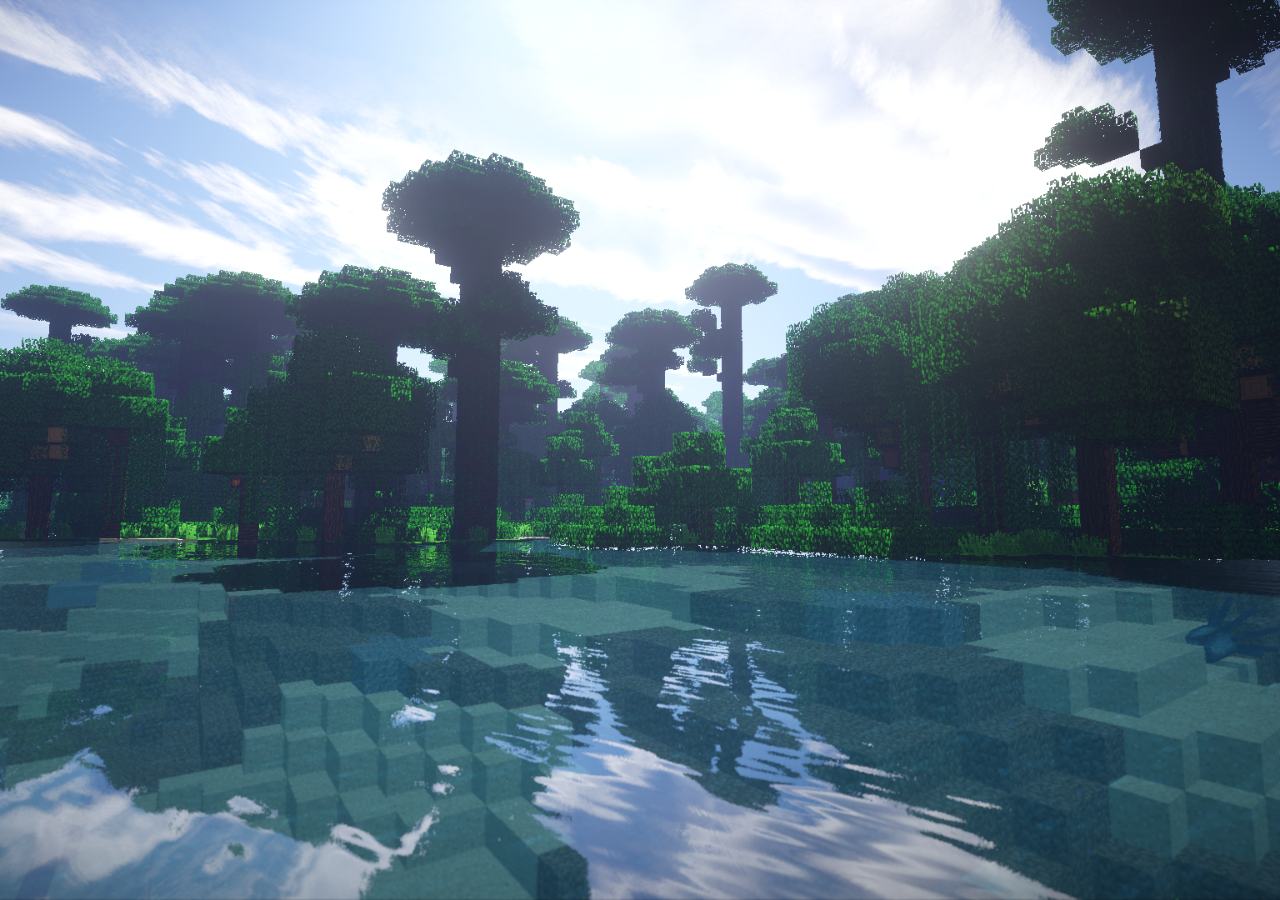
<file: index.html>
<!DOCTYPE html>
<html lang="en">
<head>
    <meta charset="UTF-8">
    <meta name="viewport" content="width=device-width, initial-scale=1.0">
    <meta http-equiv="X-UA-Compatible" content="ie=edge">
    <link rel="stylesheet" type="text/css" href="style.css">
    <title>Minecraft | Le Guide</title>
</head>
<body>
</body>
</html>
</file>
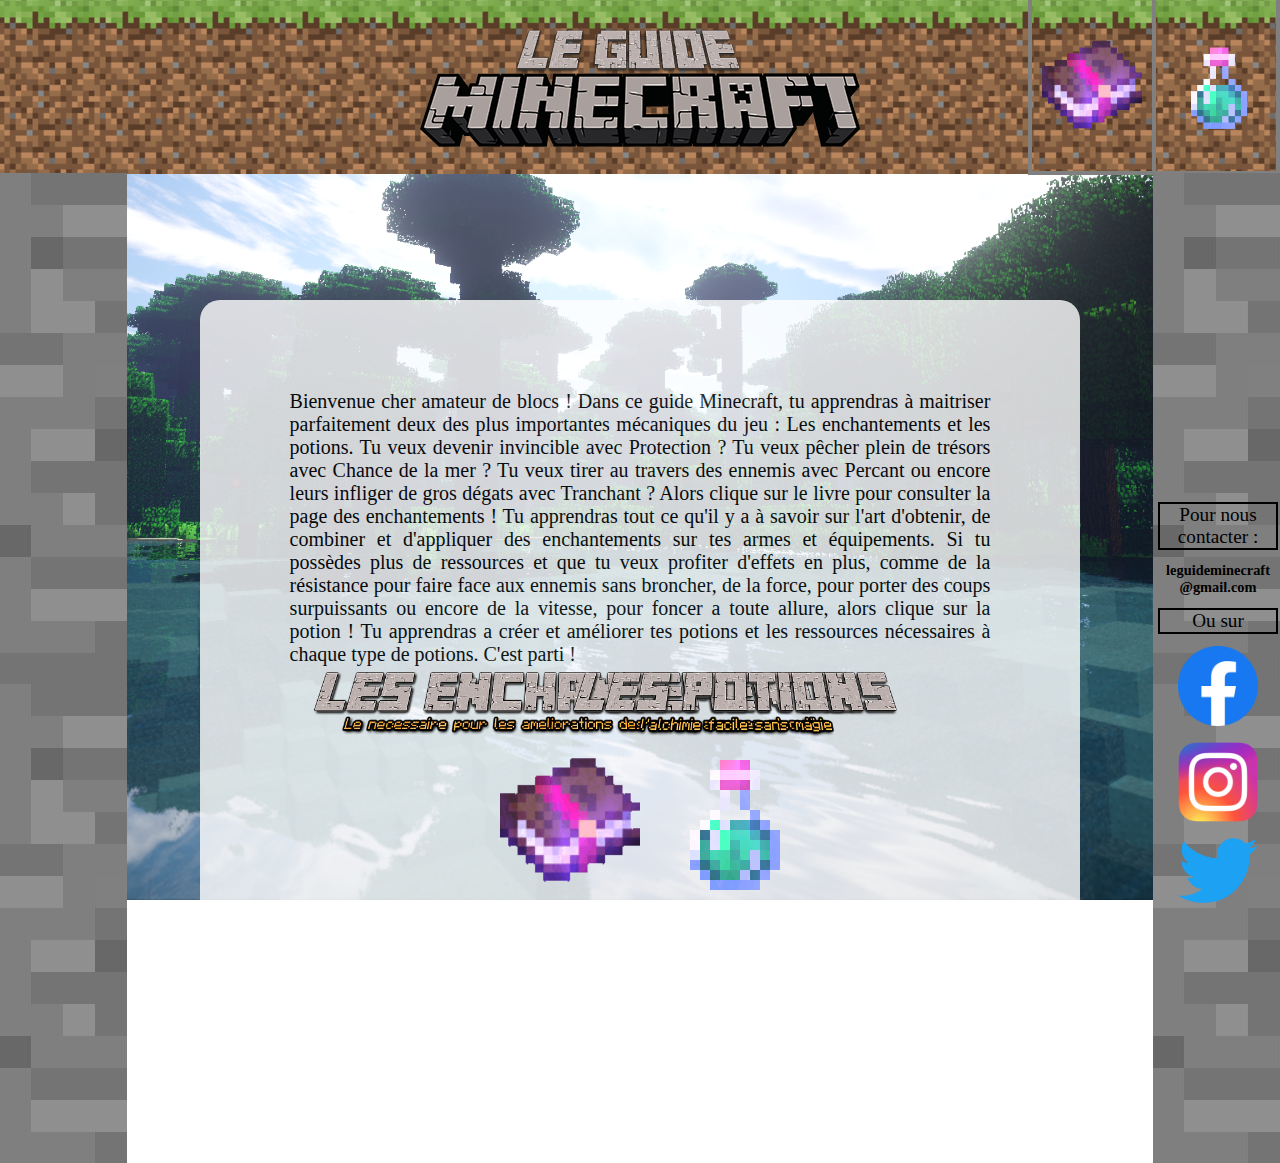
<file: acceuil/index.html>
<!DOCTYPE html>
<html lang="en">
<head>
    <meta charset="UTF-8">
    <meta name="viewport" content="width=device-width, initial-scale=1.0">
    <meta http-equiv="X-UA-Compatible" content="ie=edge">
    <link rel="stylesheet" type="text/css" href="style.css">
    <link rel="shortcut icon" type="image/png" href="../images/bloc.png"/>
    <title>Minecraft | Le Guide</title>
</head>
<body>

    <div class="header">
        <img src="../images/logo.png">
    </div>
    <a href="../enchantement/enchantements.html"><img id="headerlivre" src="../images/Livre_enchant.jpg" >
    <a href="../potions/potions.html"><img id="headerpotion" src="../images/potion.png" ></a>
    
<div>

</div>

    <div id="body">
        Bienvenue cher amateur de blocs ! Dans ce guide Minecraft, tu apprendras à maitriser parfaitement deux des plus importantes mécaniques du jeu : Les enchantements et les potions. Tu veux devenir invincible avec Protection ? Tu veux pêcher plein de trésors avec Chance de la mer ? Tu veux tirer au travers des ennemis avec Percant ou encore leurs infliger de gros dégats avec Tranchant ? Alors clique sur le livre pour consulter la page des enchantements ! Tu apprendras tout ce qu'il y a à savoir sur l'art d'obtenir, de combiner et d'appliquer des enchantements sur tes armes et équipements.

        Si tu possèdes plus de ressources et que tu veux profiter d'effets en plus, comme de la résistance pour faire face aux ennemis sans broncher, de la force, pour porter des coups surpuissants ou encore de la vitesse, pour foncer a toute allure, alors clique sur la potion ! Tu apprendras a créer et améliorer tes potions et les ressources nécessaires à chaque type de potions. C'est parti !


    </div>
    <img id="en" src="../images/en.png" >
   <a href="../enchantement/enchantements.html"><img id="livre" src="../images/Livre_enchant.jpg" ></a>

   <img id="pot" src="../images/pot.png" >
   <a href="../potions/potions.html"><img id="potion" src="../images/potion.png" ></a>

   <div id="roche"></div>
   <div id="roche2"></div>

   <div id="contactus"><div id="contact">Pour nous contacter :</div>
       <h2>leguideminecraft
           @gmail.com</h2>
       <div id="contact">Ou sur</div>
       <h2><img id="logo"src="../images/facebook.png"></h2>
       <h2><img id="logo"src="../images/Instagram.png"></h2>
       <h2><img id="logo"src="../images/Twitter.png"></h2>    
   </div>
</body>
</html>
</file>
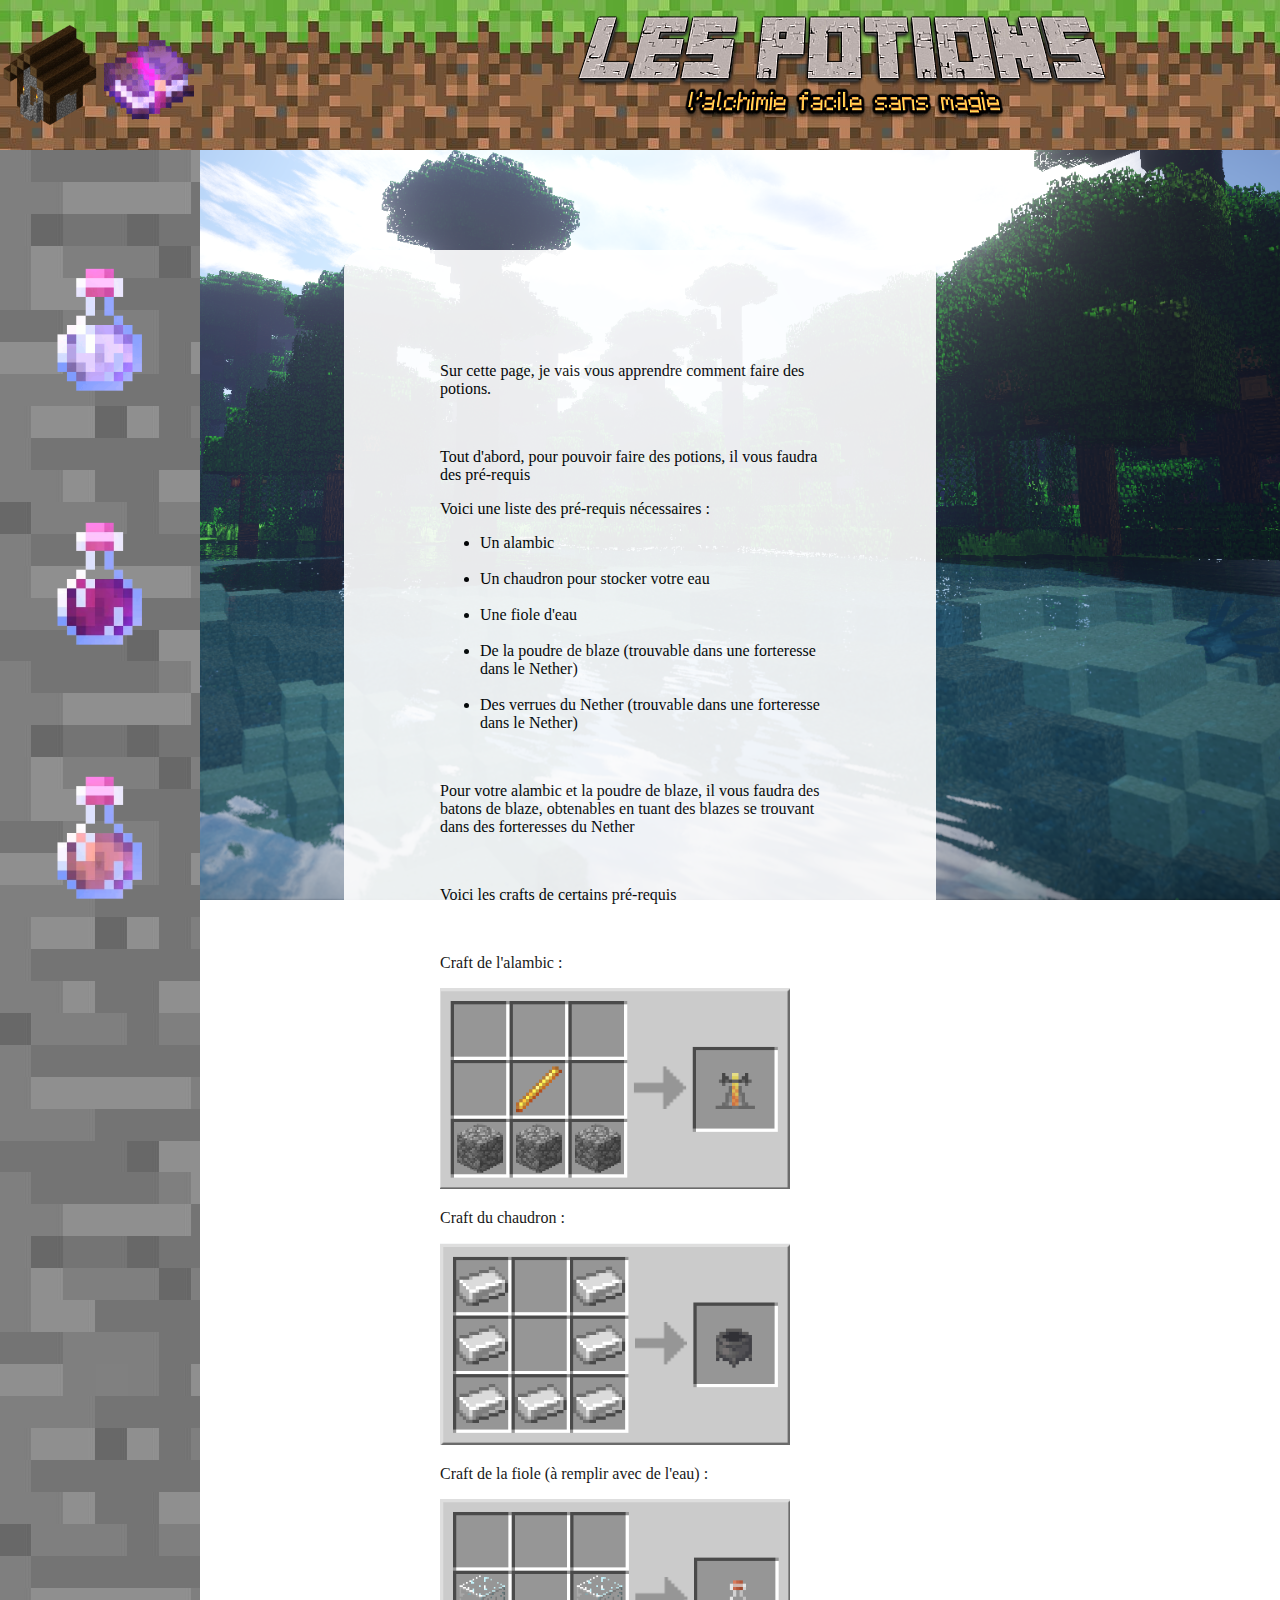
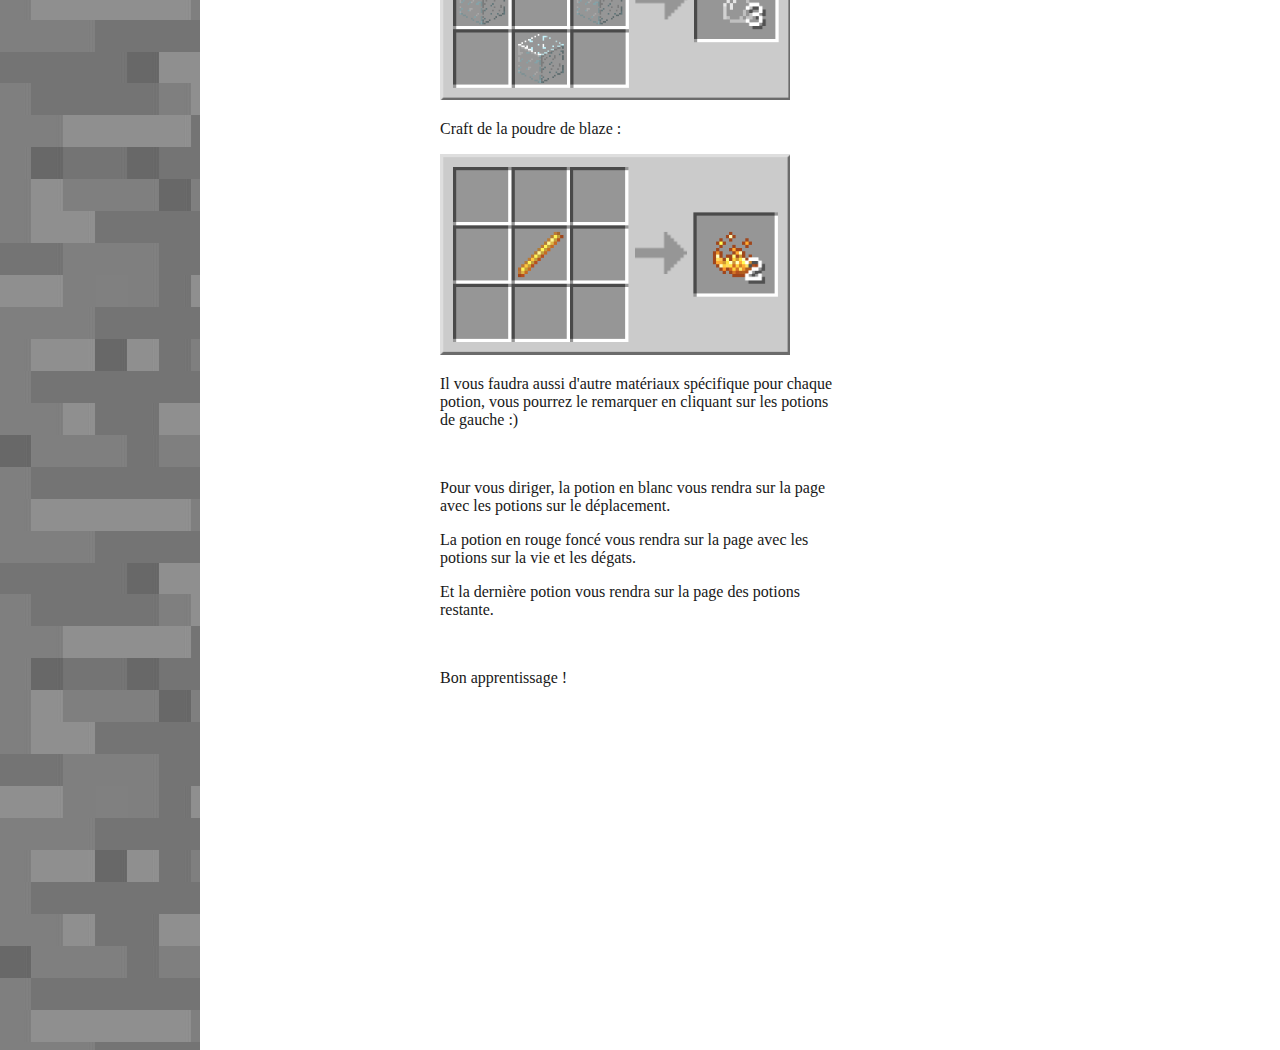
<file: potions/potions.html>
<!DOCTYPE html>
<html lang="en">
<head>
    <meta charset="UTF-8">
    <meta name="viewport" content="width=device-width, initial-scale=1.0">
    <meta http-equiv="X-UA-Compatible" content="ie=edge">
    <link rel="stylesheet" type="text/css" href="potions.css">
    <link rel="shortcut icon" type="image/png" href="../images/bloc.png"/>
    <title>Minecraft | Les Potions</title>
</head>
<body>
    <div class="baretop">
        <a href="../acceuil/index.html"><img id="a" src="../images/acceuil.webp"></a>
        <a href="../enchantement/enchantements.html"><img id="e" src="../images/Livre_enchant.jpg"></a>
        <a id="p"><img src="../images/pot.png"></a>
    </div>
    <div id="background">
        <a href="potions2.html"><img class="popo" src="imgpotions/potion2.png"></a>
        <a href="potions3.html"><img class="popo" src="imgpotions/potions3.webp"></a>
        <a href="potions4.html"><img class="popo" src="imgpotions/potions4.webp"></a>
    </div>
    <div id="body">
    <p>Sur cette page, je vais vous apprendre comment faire des potions.</p>
<br>
    <p>Tout d'abord, pour pouvoir faire des potions, il vous faudra des pré-requis</p>
<p>Voici une liste des pré-requis nécessaires :</p>
<ul>
    <li>
        Un alambic
    </li>
<br>
    <li>
    Un chaudron pour stocker votre eau
    </li>
<br>
    <li>
        Une fiole d'eau
    </li>
<br>
    <li>
        De la poudre de blaze (trouvable dans une forteresse dans le Nether)
    </li>
<br>
    <li>
        Des verrues du Nether (trouvable dans une forteresse dans le Nether)
    </li>
</ul>
<br>
    <p>Pour votre alambic et la poudre de blaze, il vous faudra des batons de blaze, obtenables en tuant des blazes se trouvant dans des forteresses du Nether</p>
<br>
<p>Voici les crafts de certains pré-requis</p>
<br>
    <p>Craft de l'alambic :</p>
        <img src="imgpotions/alambic.png" width="350">
<br>
    <p>Craft du chaudron :</p>
        <img src="imgpotions/chaudron.png" width="350">
<br>
    <p>Craft de la fiole (à remplir avec de l'eau) :</p>
        <img src="imgpotions/fiole.png" width="350">
<br>
    <p>Craft de la poudre de blaze :</p>
    <img src="imgpotions/poudreblaze.png" width="350">
<br>
    <p>Il vous faudra aussi d'autre matériaux spécifique pour chaque potion, vous pourrez le remarquer en cliquant sur les potions de gauche :)</p>
<br>
    <p>Pour vous diriger, la potion en blanc vous rendra sur la page avec les potions sur le déplacement.</p>
    <p>La potion en rouge foncé vous rendra sur la page avec les potions sur la vie et les dégats.</p>
    <p>Et la dernière potion vous rendra sur la page des potions restante.</p>
<br>
    <p>Bon apprentissage !</p>
</div>
</body>
</html>
</file>
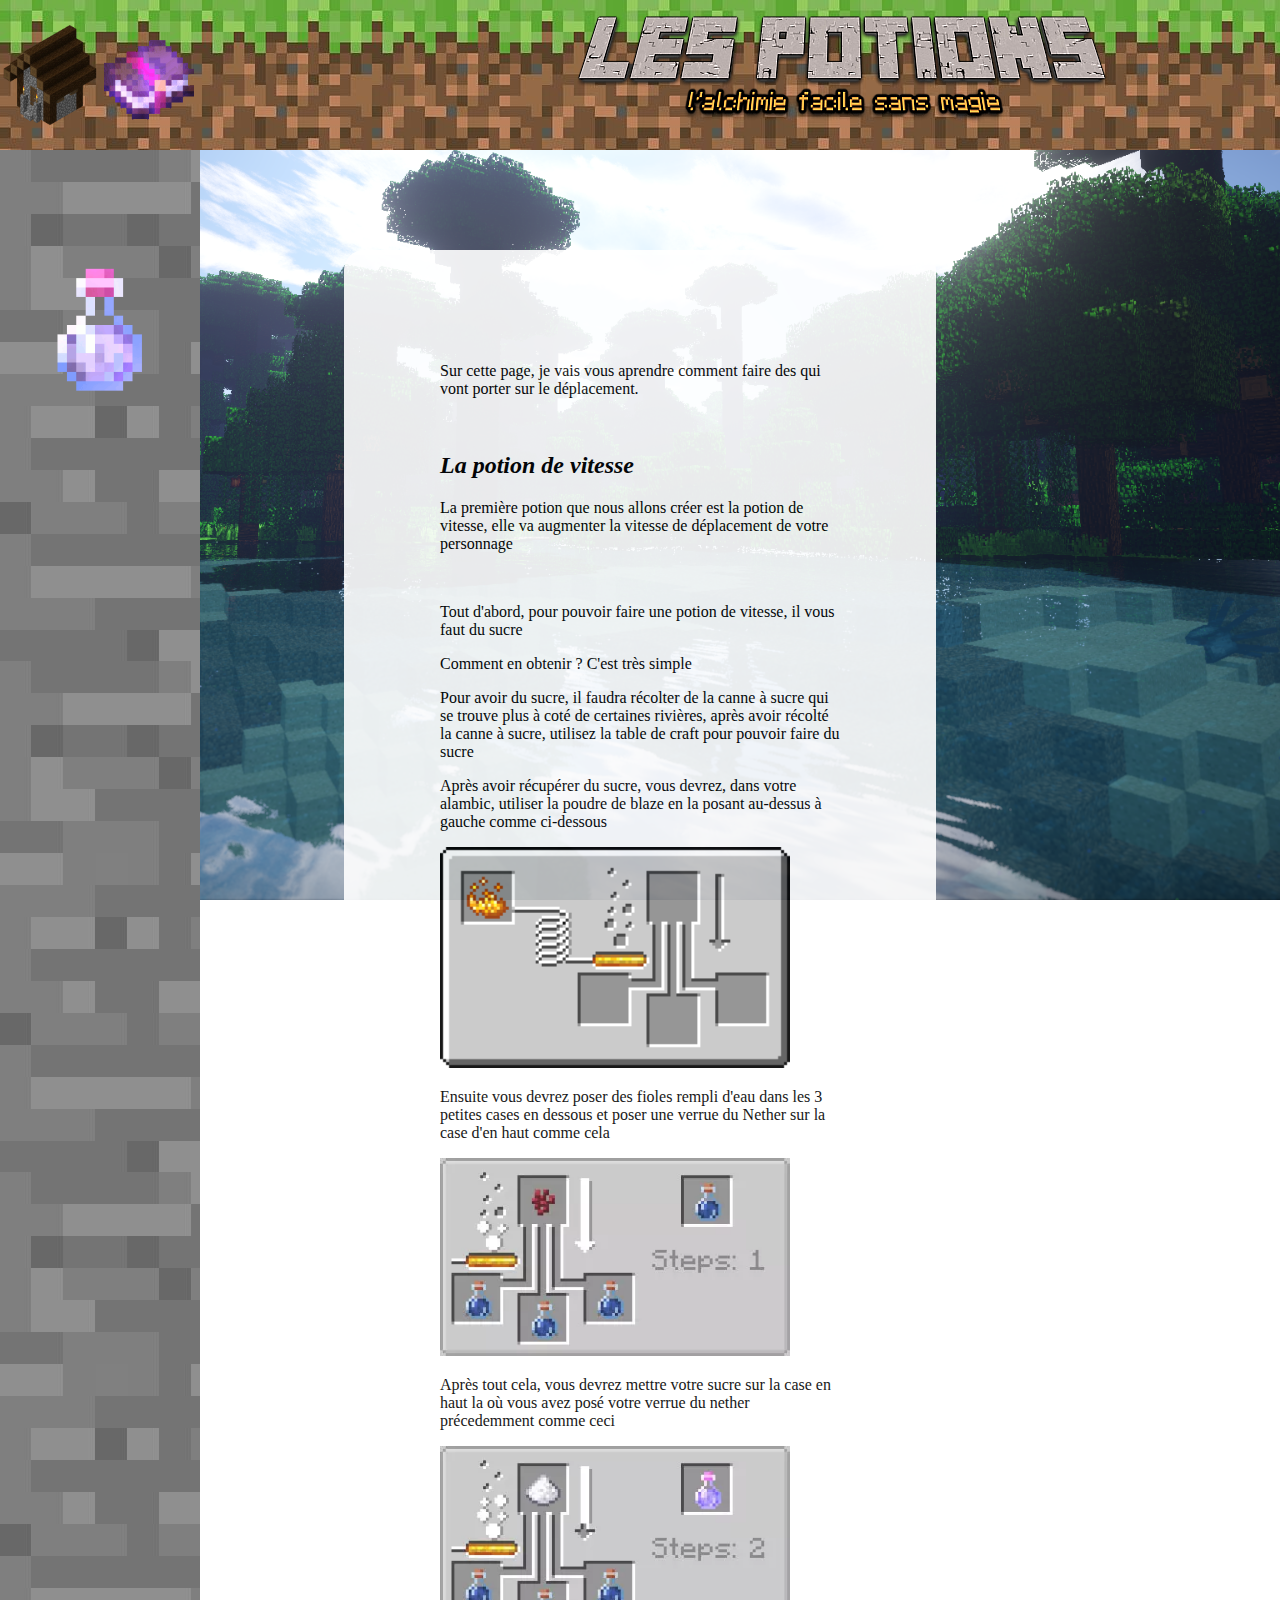
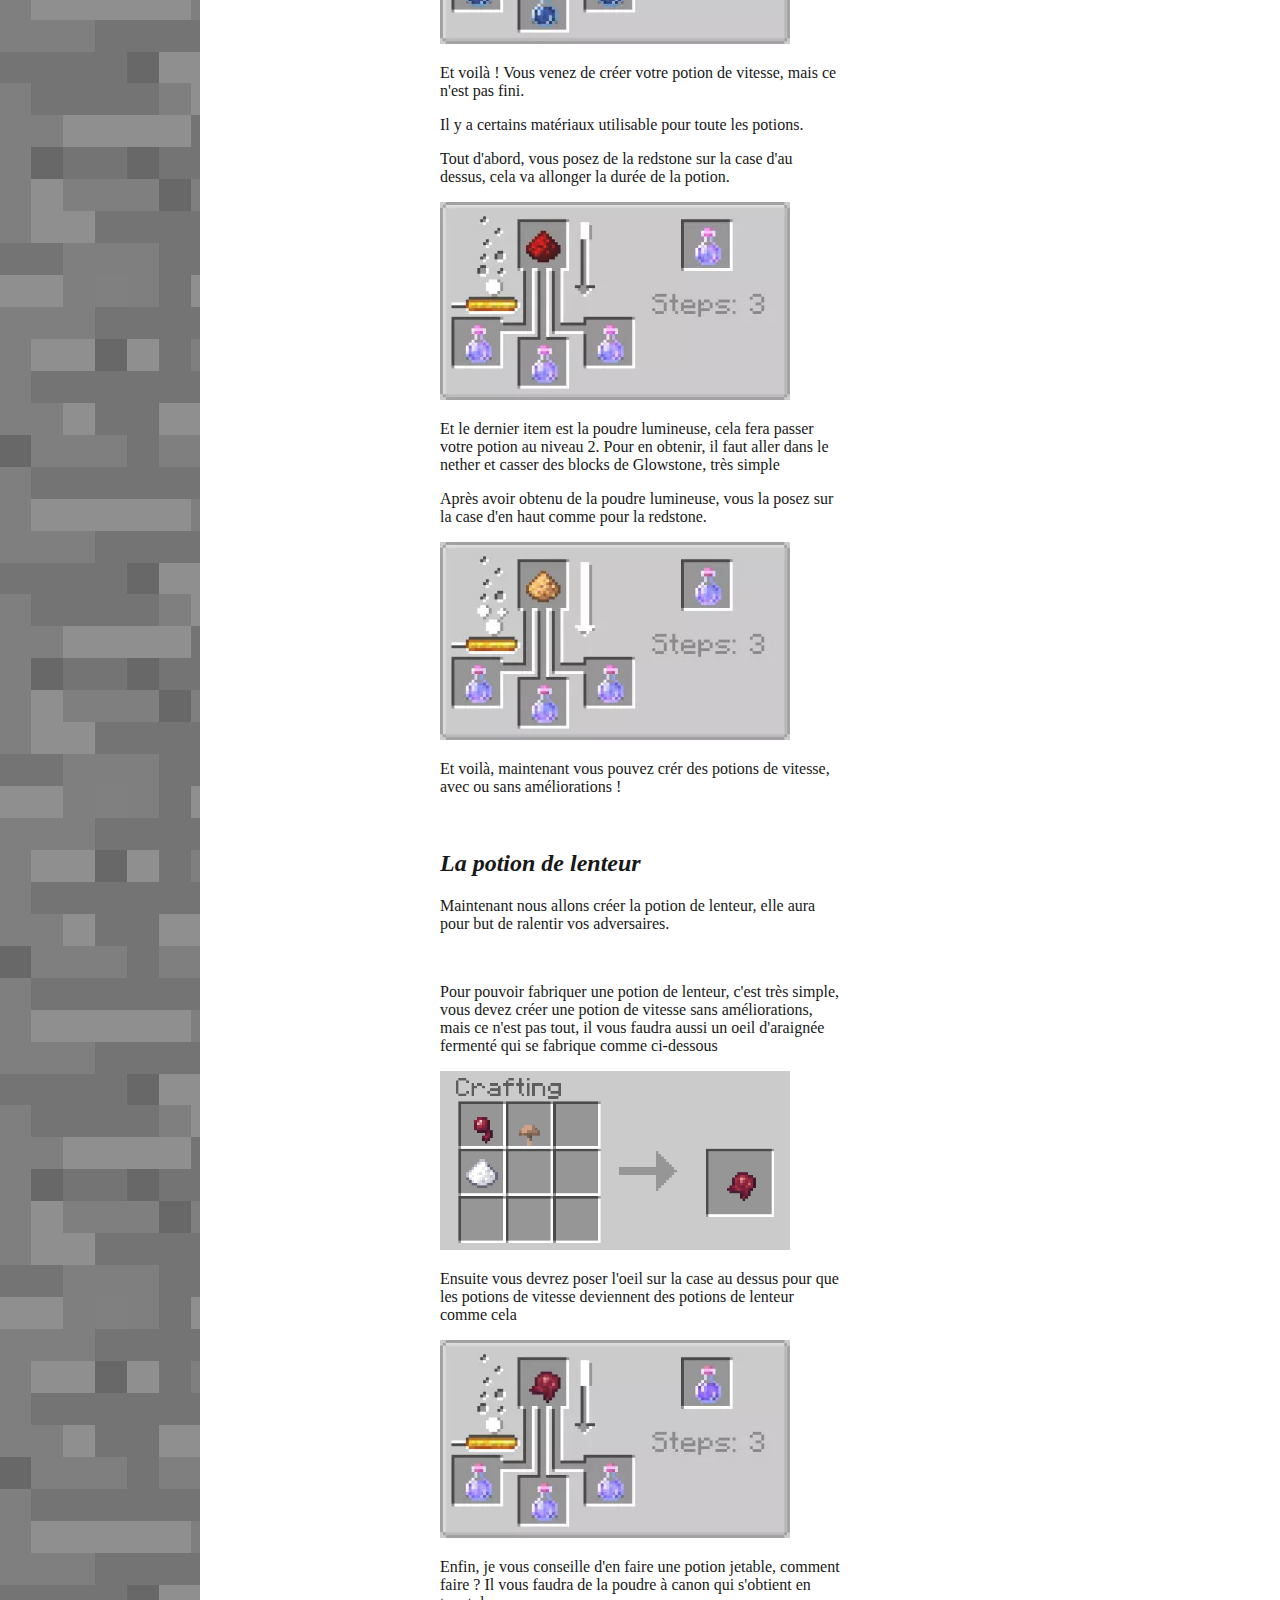
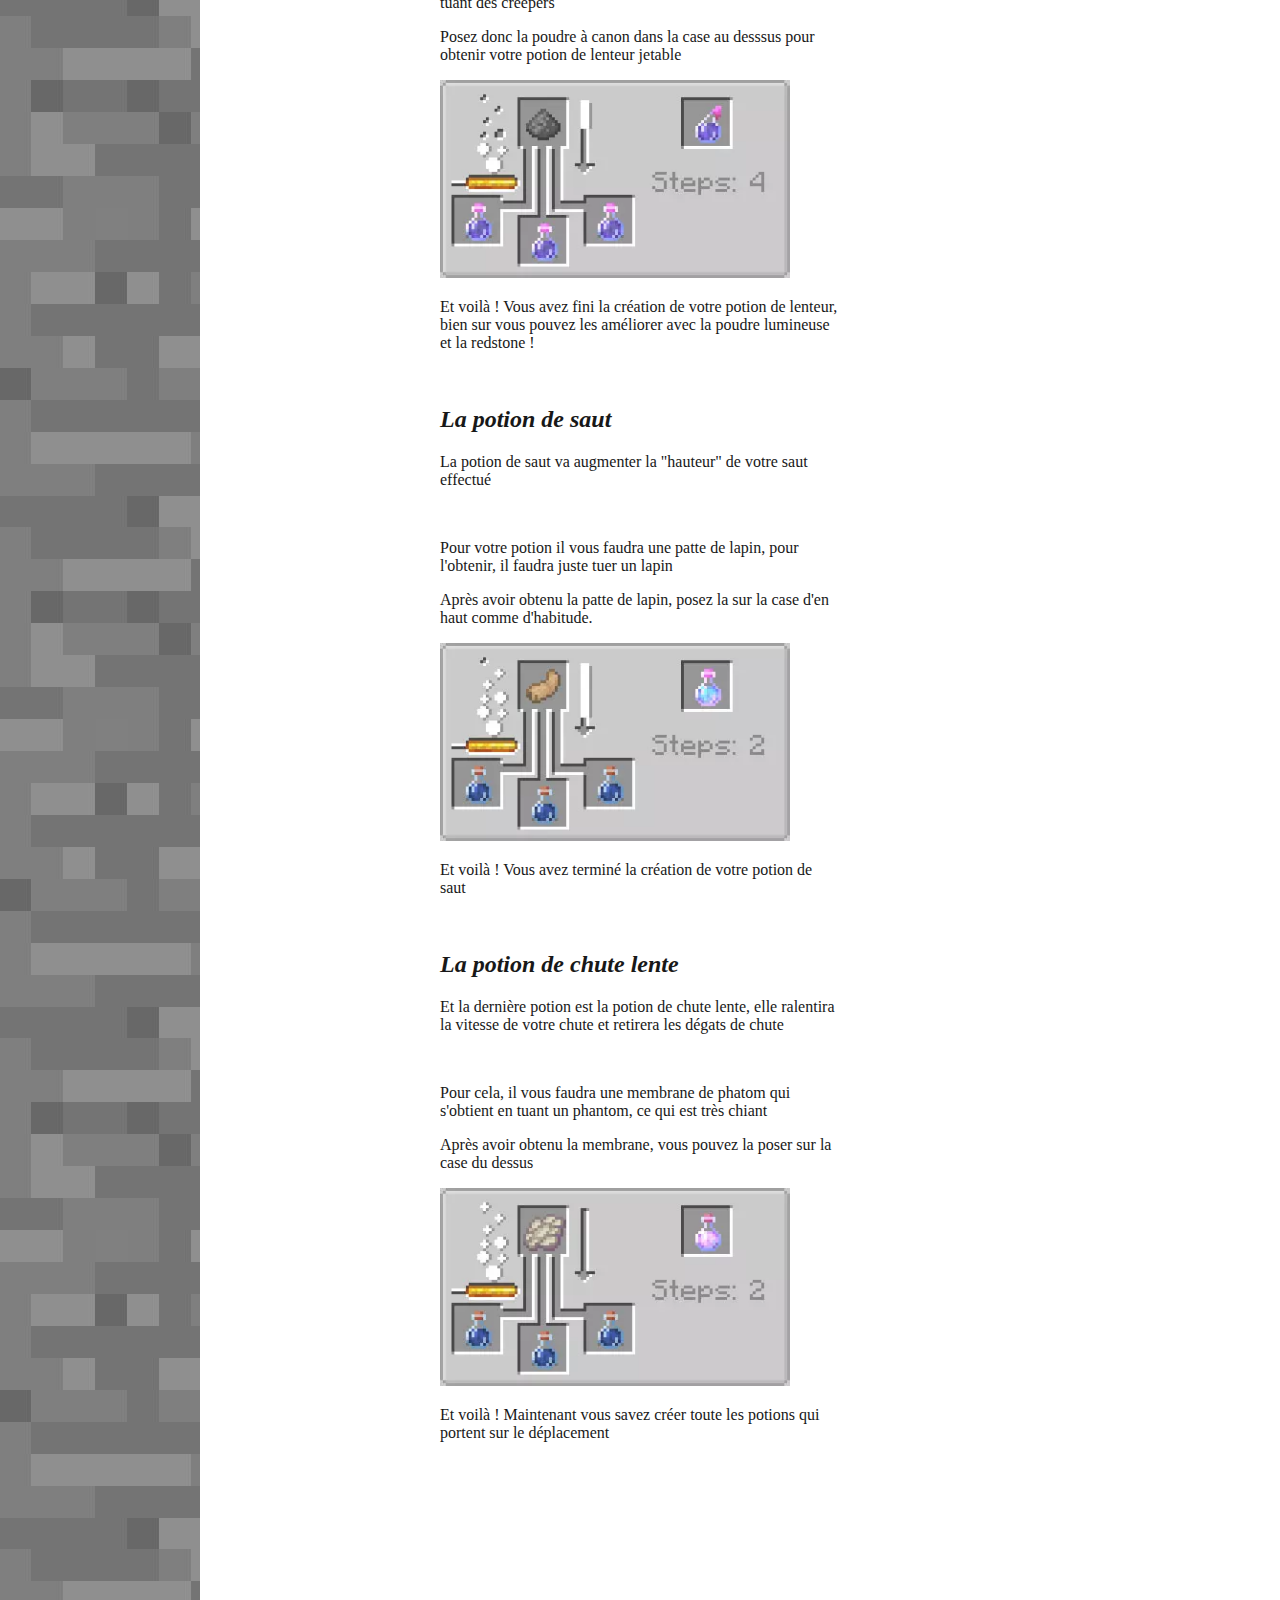
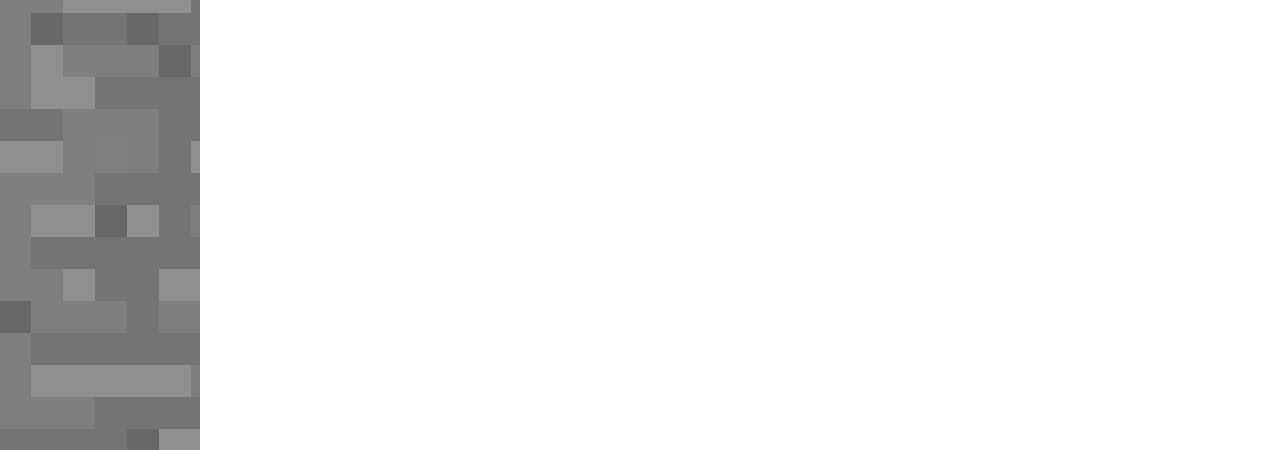
<file: potions/potions2.html>
<!DOCTYPE html>
<html lang="en">
<head>
    <meta charset="UTF-8">
    <meta name="viewport" content="width=device-width, initial-scale=1.0">
    <meta http-equiv="X-UA-Compatible" content="ie=edge">
    <link rel="stylesheet" type="text/css" href="potions2.css">
    <link rel="shortcut icon" type="image/png" href="../images/bloc.png"/>
    <title>Minecraft | Les Potions</title>
</head>
<body>
    <div class="baretop">
        <a href="../acceuil/index.html"><img id="a" src="../images/acceuil.webp"></a>
        <a href="../enchantement/enchantements.html"><img id="e" src="../images/Livre_enchant.jpg"></a>
        <a id="p"><img src="../images/pot.png"></a>
    </div>
    <div id="background">
        <a href="potions.html"><img class="popo" src="imgpotions/potion2.png"></a>
    </div>
    <div id="body">
    <p>Sur cette page, je vais vous aprendre comment faire des qui vont porter sur le déplacement.</p>
<br>
    <h2>La potion de vitesse</h2>
        <p>La première potion que nous allons créer est la potion de vitesse, elle va augmenter la vitesse de déplacement de votre personnage</p>
<br>
        <p>Tout d'abord, pour pouvoir faire une potion de vitesse, il vous faut du sucre</p>
        <p>Comment en obtenir ? C'est très simple</p>
        <p>Pour avoir du sucre, il faudra récolter de la canne à sucre qui se trouve plus à coté de certaines rivières, après avoir récolté la canne à sucre, utilisez la table de craft pour pouvoir faire du sucre</p>
        <p>Après avoir récupérer du sucre, vous devrez, dans votre alambic, utiliser la poudre de blaze en la posant au-dessus à gauche comme ci-dessous</p>
            <img src="imgpotions/interface.png" width="350">
<br>
        <p>Ensuite vous devrez poser des fioles rempli d'eau dans les 3 petites cases en dessous et poser une verrue du Nether sur la case d'en haut comme cela</p>
            <img src="imgpotions/int1.webp" width="350">
<br>
        <p>Après tout cela, vous devrez mettre votre sucre sur la case en haut la où vous avez posé votre verrue du nether précedemment comme ceci</p>
            <img src="imgpotions/int2.webp" width="350">
<br>
        <p>Et voilà ! Vous venez de créer votre potion de vitesse, mais ce n'est pas fini.</p>
        <p>Il y a certains matériaux utilisable pour toute les potions.</p>
        <p>Tout d'abord, vous posez de la redstone sur la case d'au dessus, cela va allonger la durée de la potion.</p>
            <img src="imgpotions/int3.webp" width="350">
<br>
        <p>Et le dernier item est la poudre lumineuse, cela fera passer votre potion au niveau 2. Pour en obtenir, il faut aller dans le nether et casser des blocks de Glowstone, très simple</p>
        <p>Après avoir obtenu de la poudre lumineuse, vous la posez sur la case d'en haut comme pour la redstone.</p>
            <img src="imgpotions/int4.webp" width="350">
<br>
        <p>Et voilà, maintenant vous pouvez crér des potions de vitesse, avec ou sans améliorations !</p>
<br>
    <h2>La potion de lenteur</h2>
            <p>Maintenant nous allons créer la potion de lenteur, elle aura pour but de ralentir vos adversaires.</p>
<br>
            <p>Pour pouvoir fabriquer une potion de lenteur, c'est très simple, vous devez créer une potion de vitesse sans améliorations, mais ce n'est pas tout, il vous faudra aussi un oeil d'araignée fermenté qui se fabrique comme ci-dessous</p>
                <img src="imgpotions/oaf.webp" width="350">
            <p>Ensuite vous devrez poser l'oeil sur la case au dessus pour que les potions de vitesse deviennent des potions de lenteur comme cela</p>
                <img src="imgpotions/slow.webp" width="350">
            <p>Enfin, je vous conseille d'en faire une potion jetable, comment faire ? Il vous faudra de la poudre à canon qui s'obtient en tuant des creepers</p>
            <p>Posez donc la poudre à canon dans la case au desssus pour obtenir votre potion de lenteur jetable</p>
                <img src="imgpotions/slow2.webp" width="350">
            <p>Et voilà ! Vous avez fini la création de votre potion de lenteur, bien sur vous pouvez les améliorer avec la poudre lumineuse et la redstone !</p>
<br>
    <h2>La potion de saut</h2>
        <p>La potion de saut va augmenter la "hauteur" de votre saut effectué</p>
<br>
        <p>Pour votre potion il vous faudra une patte de lapin, pour l'obtenir, il faudra juste tuer un lapin</p>
        <p>Après avoir obtenu la patte de lapin, posez la sur la case d'en haut comme d'habitude.</p>
            <img src="imgpotions/saut.webp" width="350">
<br>
        <p>Et voilà ! Vous avez terminé la création de votre potion de saut</p>
<br>
    <h2>La potion de chute lente</h2>
        <p>Et la dernière potion est la potion de chute lente, elle ralentira la vitesse de votre chute et retirera les dégats de chute</p>
<br>
        <p>Pour cela, il vous faudra une membrane de phatom qui s'obtient en tuant un phantom, ce qui est très chiant</p>
        <p>Après avoir obtenu la membrane, vous pouvez la poser sur la case du dessus</p>
            <img src="imgpotions/chutelente.webp" width="350">
        <p>Et voilà ! Maintenant vous savez créer toute les potions qui portent sur le déplacement</p>
</div>
</body>
</html>
</file>
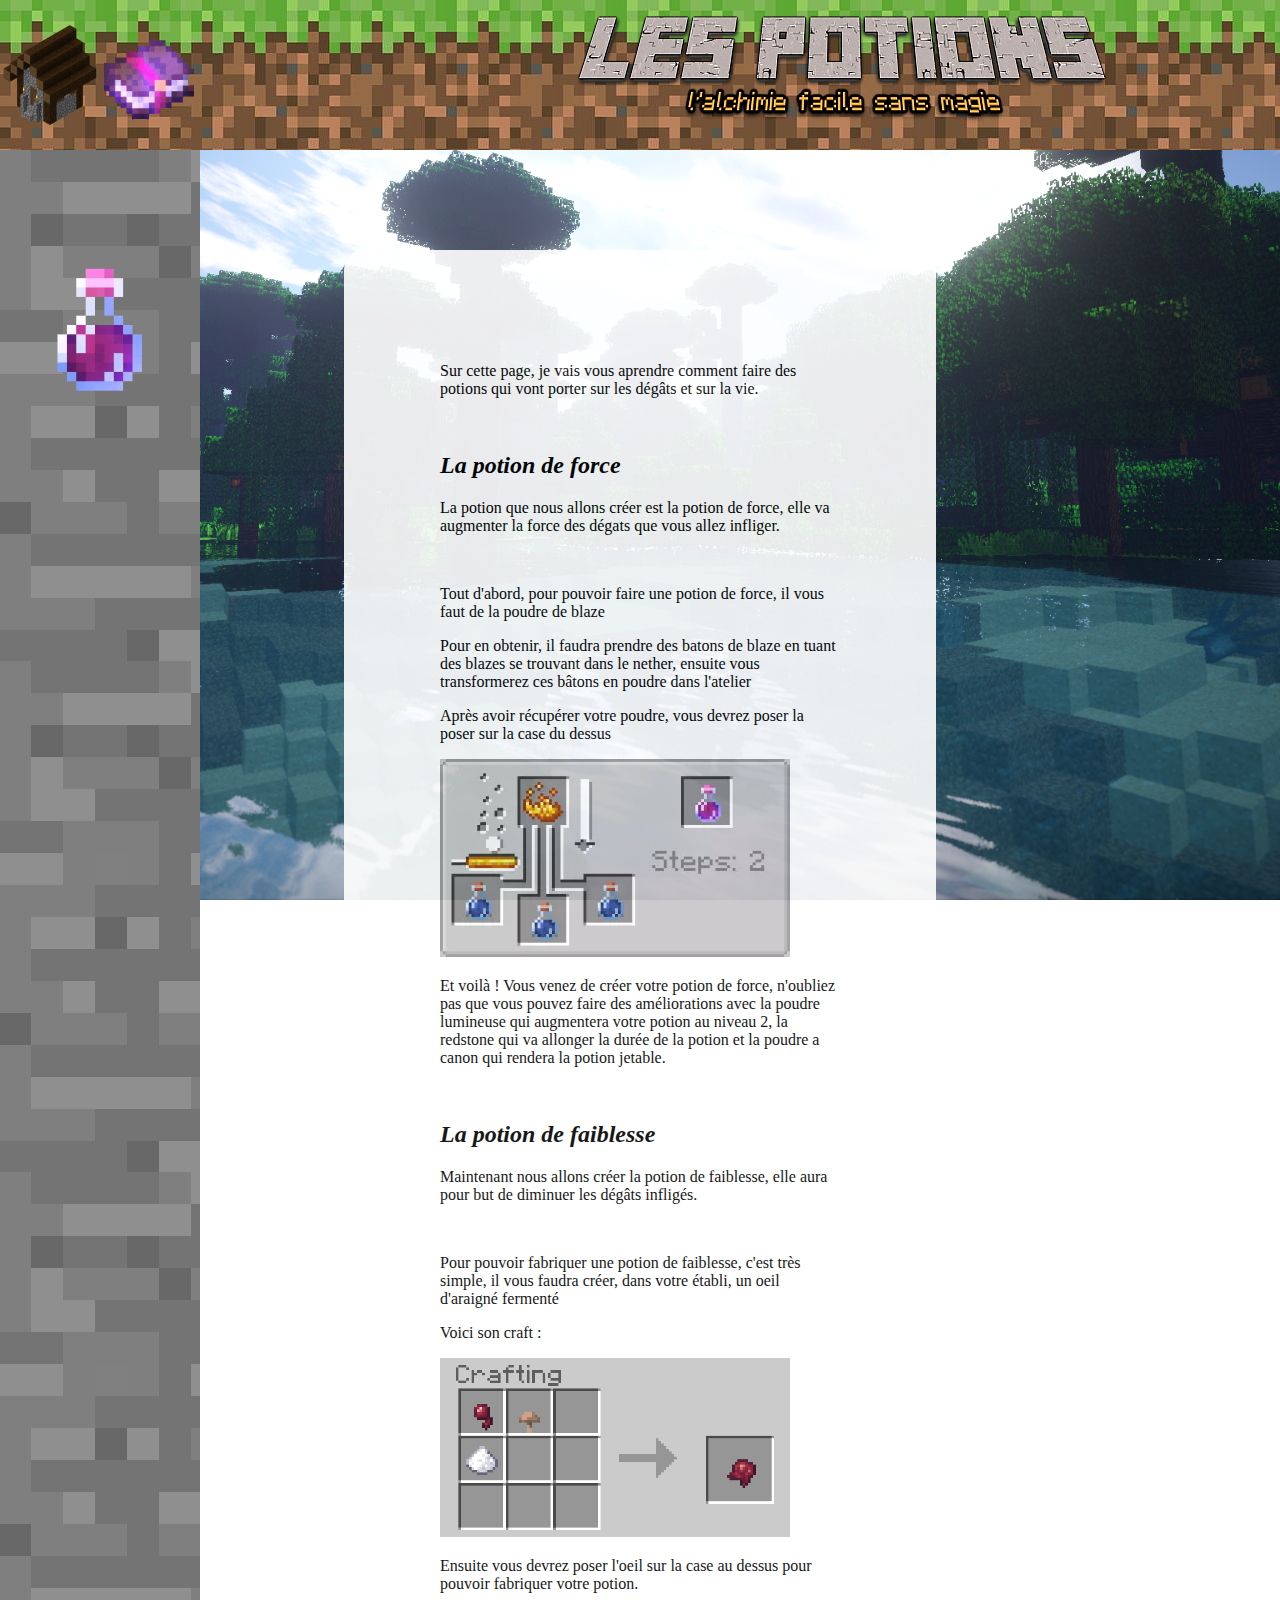
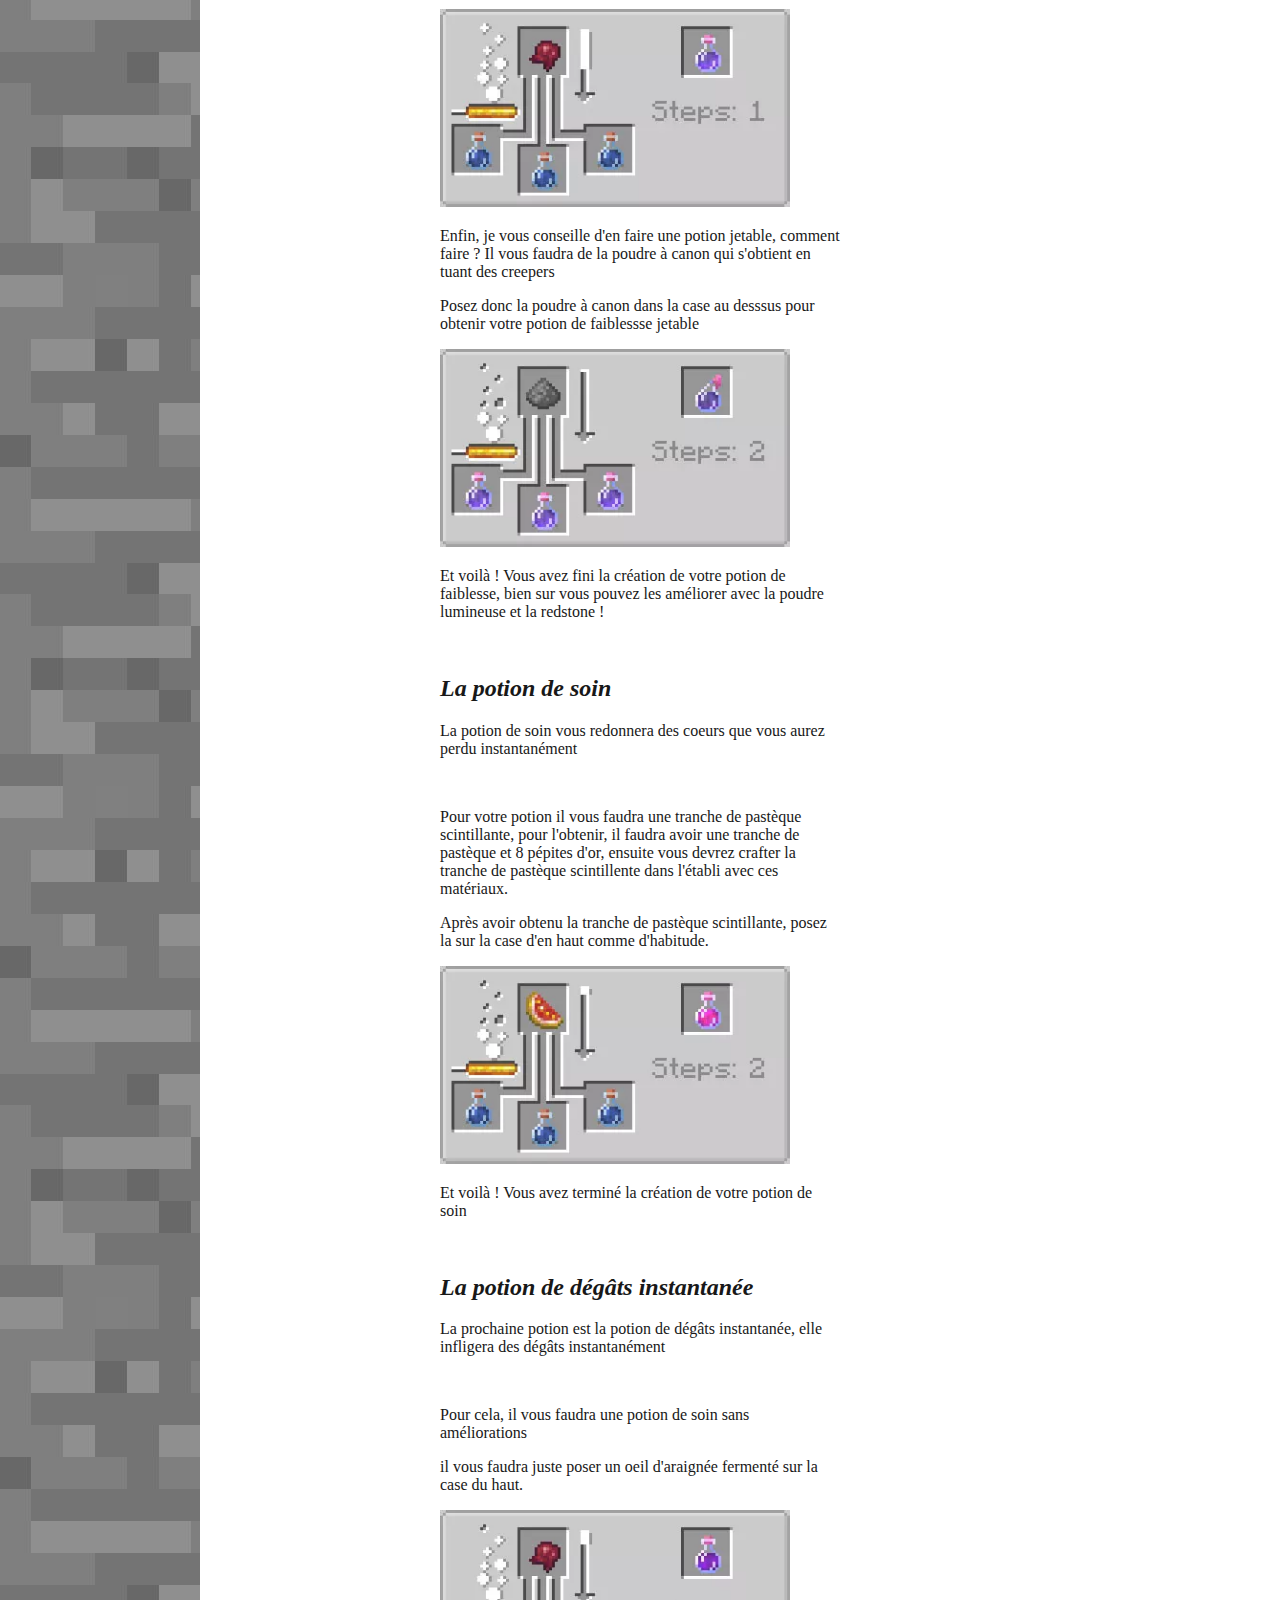
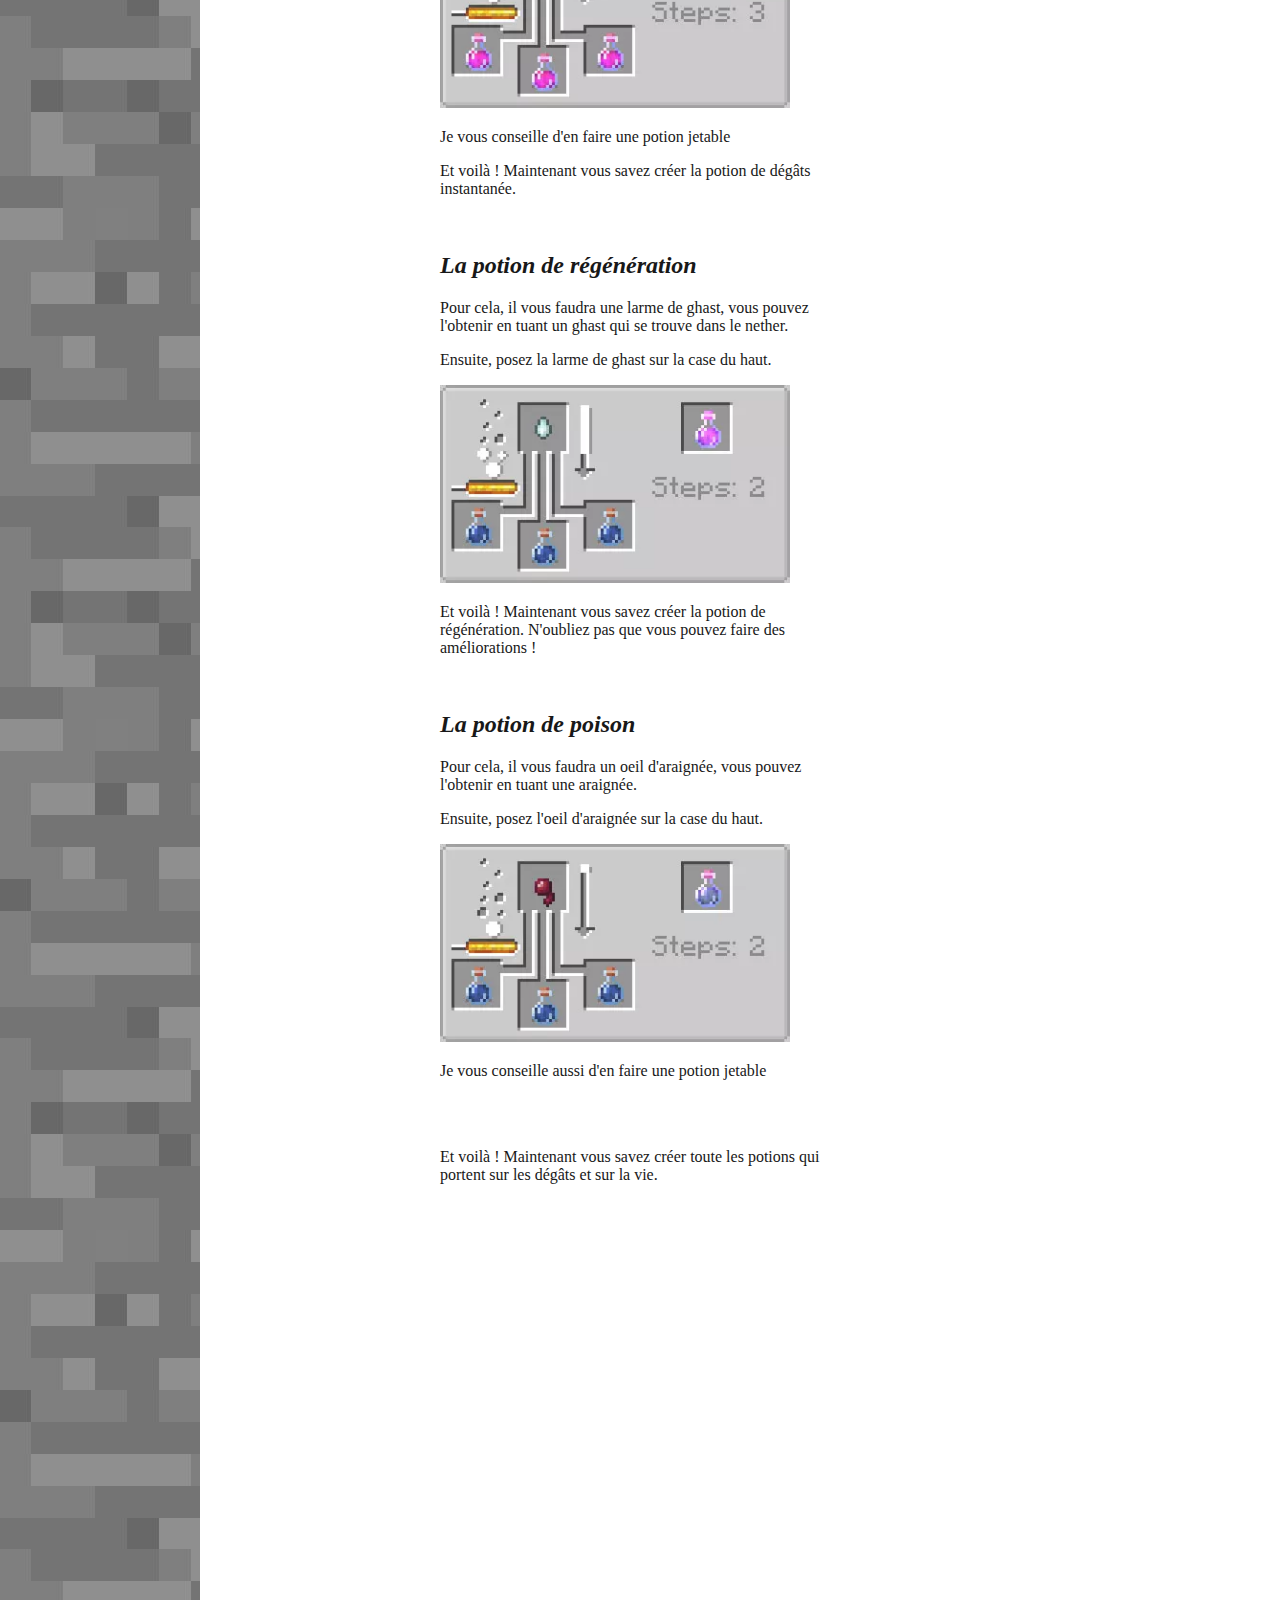
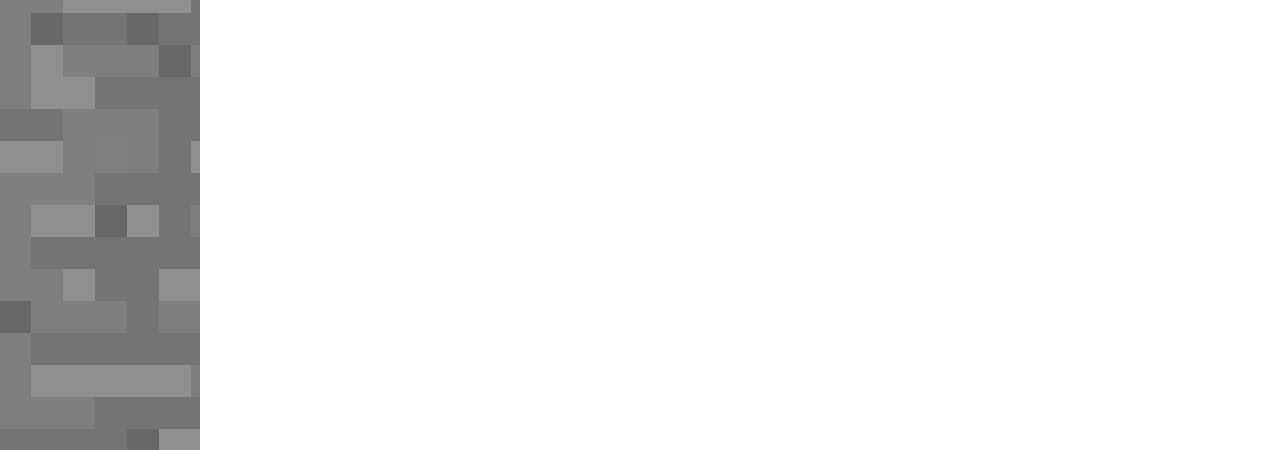
<file: potions/potions3.html>
<!DOCTYPE html>
<html lang="en">
<head>
    <meta charset="UTF-8">
    <meta name="viewport" content="width=device-width, initial-scale=1.0">
    <meta http-equiv="X-UA-Compatible" content="ie=edge">
    <link rel="stylesheet" type="text/css" href="potions3.css">
    <link rel="shortcut icon" type="image/png" href="../images/bloc.png"/>
    <title>Minecraft | Les Potions</title>
</head>
<body>
    <div class="baretop">
        <a href="../acceuil/index.html"><img id="a" src="../images/acceuil.webp"></a>
        <a href="../enchantement/enchantements.html"><img id="e" src="../images/Livre_enchant.jpg"></a>
        <a id="p"><img src="../images/pot.png"></a>
    </div>
    <div id="background">
        <a href="potions.html"><img class="popo" src="imgpotions/potions3.webp"></a>
    </div>
    <div id="body">
    <p>Sur cette page, je vais vous aprendre comment faire des potions qui vont porter sur les dégâts et sur la vie.</p>
<br>
    <h2>La potion de force</h2>
        <p>La potion que nous allons créer est la potion de force, elle va augmenter la force des dégats que vous allez infliger.</p>
<br>
        <p>Tout d'abord, pour pouvoir faire une potion de force, il vous faut de la poudre de blaze</p>
        <p>Pour en obtenir, il faudra prendre des batons de blaze en tuant des blazes se trouvant dans le nether, ensuite vous transformerez ces bâtons en poudre dans l'atelier</p>
        <p>Après avoir récupérer votre poudre, vous devrez poser la poser sur la case du dessus</p>
            <img src="imgpotions/force.webp" width="350">
<br>
        <p>Et voilà ! Vous venez de créer votre potion de force, n'oubliez pas que vous pouvez faire des améliorations avec la poudre lumineuse qui augmentera votre potion au niveau 2, la redstone qui va allonger la durée de la potion et la poudre a canon qui rendera la potion jetable.</p>
<br>
    <h2>La potion de faiblesse</h2>
            <p>Maintenant nous allons créer la potion de faiblesse, elle aura pour but de diminuer les dégâts infligés.</p>
<br>
            <p>Pour pouvoir fabriquer une potion de faiblesse, c'est très simple, il vous faudra créer, dans votre établi, un oeil d'araigné fermenté</p>
            <p>Voici son craft :</p>
                <img src="imgpotions/oaf.webp" width="350">
            <p>Ensuite vous devrez poser l'oeil sur la case au dessus pour pouvoir fabriquer votre potion.</p>
                <img src="imgpotions/faiblesse1.webp" width="350">
            <p>Enfin, je vous conseille d'en faire une potion jetable, comment faire ? Il vous faudra de la poudre à canon qui s'obtient en tuant des creepers</p>
            <p>Posez donc la poudre à canon dans la case au desssus pour obtenir votre potion de faiblessse jetable</p>
                <img src="imgpotions/faiblesse2.webp" width="350">
            <p>Et voilà ! Vous avez fini la création de votre potion de faiblesse, bien sur vous pouvez les améliorer avec la poudre lumineuse et la redstone !</p>
<br>
    <h2>La potion de soin</h2>
        <p>La potion de soin vous redonnera des coeurs que vous aurez perdu instantanément</p>
<br>
        <p>Pour votre potion il vous faudra une tranche de pastèque scintillante, pour l'obtenir, il faudra avoir une tranche de pastèque et 8 pépites d'or, ensuite vous devrez crafter la tranche de pastèque scintillente dans l'établi avec ces matériaux.</p>
        <p>Après avoir obtenu la tranche de pastèque scintillante, posez la sur la case d'en haut comme d'habitude.</p>
            <img src="imgpotions/soin.webp" width="350">
<br>
        <p>Et voilà ! Vous avez terminé la création de votre potion de soin</p>
<br>
    <h2>La potion de dégâts instantanée</h2>
        <p>La prochaine potion est la potion de dégâts instantanée, elle infligera des dégâts instantanément</p>
<br>
        <p>Pour cela, il vous faudra une potion de soin sans améliorations</p>
        <p>il vous faudra juste poser un oeil d'araignée fermenté sur la case du haut.</p>
            <img src="imgpotions/dgts1.webp" width="350">
        <p>Je vous conseille d'en faire une potion jetable</p>
        <p>Et voilà ! Maintenant vous savez créer la potion de dégâts instantanée.</p>
<br>
    <h2>La potion de régénération</h2>
        <p>Pour cela, il vous faudra une larme de ghast, vous pouvez l'obtenir en tuant un ghast qui se trouve dans le nether.</p>
        <p>Ensuite, posez la larme de ghast sur la case du haut.</p>
            <img src="imgpotions/regen.webp" width="350">
<br>
        <p>Et voilà ! Maintenant vous savez créer la potion de régénération. N'oubliez pas que vous pouvez faire des améliorations !</p>
<br>
    <h2>La potion de poison</h2>
        <p>Pour cela, il vous faudra un oeil d'araignée, vous pouvez l'obtenir en tuant une araignée.</p>
        <p>Ensuite, posez l'oeil d'araignée sur la case du haut.</p>
            <img src="imgpotions/poison.webp" width="350">
        <p>Je vous conseille aussi d'en faire une potion jetable</p>
<br>
<br>
        <p>Et voilà ! Maintenant vous savez créer toute les potions qui portent sur les dégâts et sur la vie.</p>
</div>
</body>
</html>
</file>
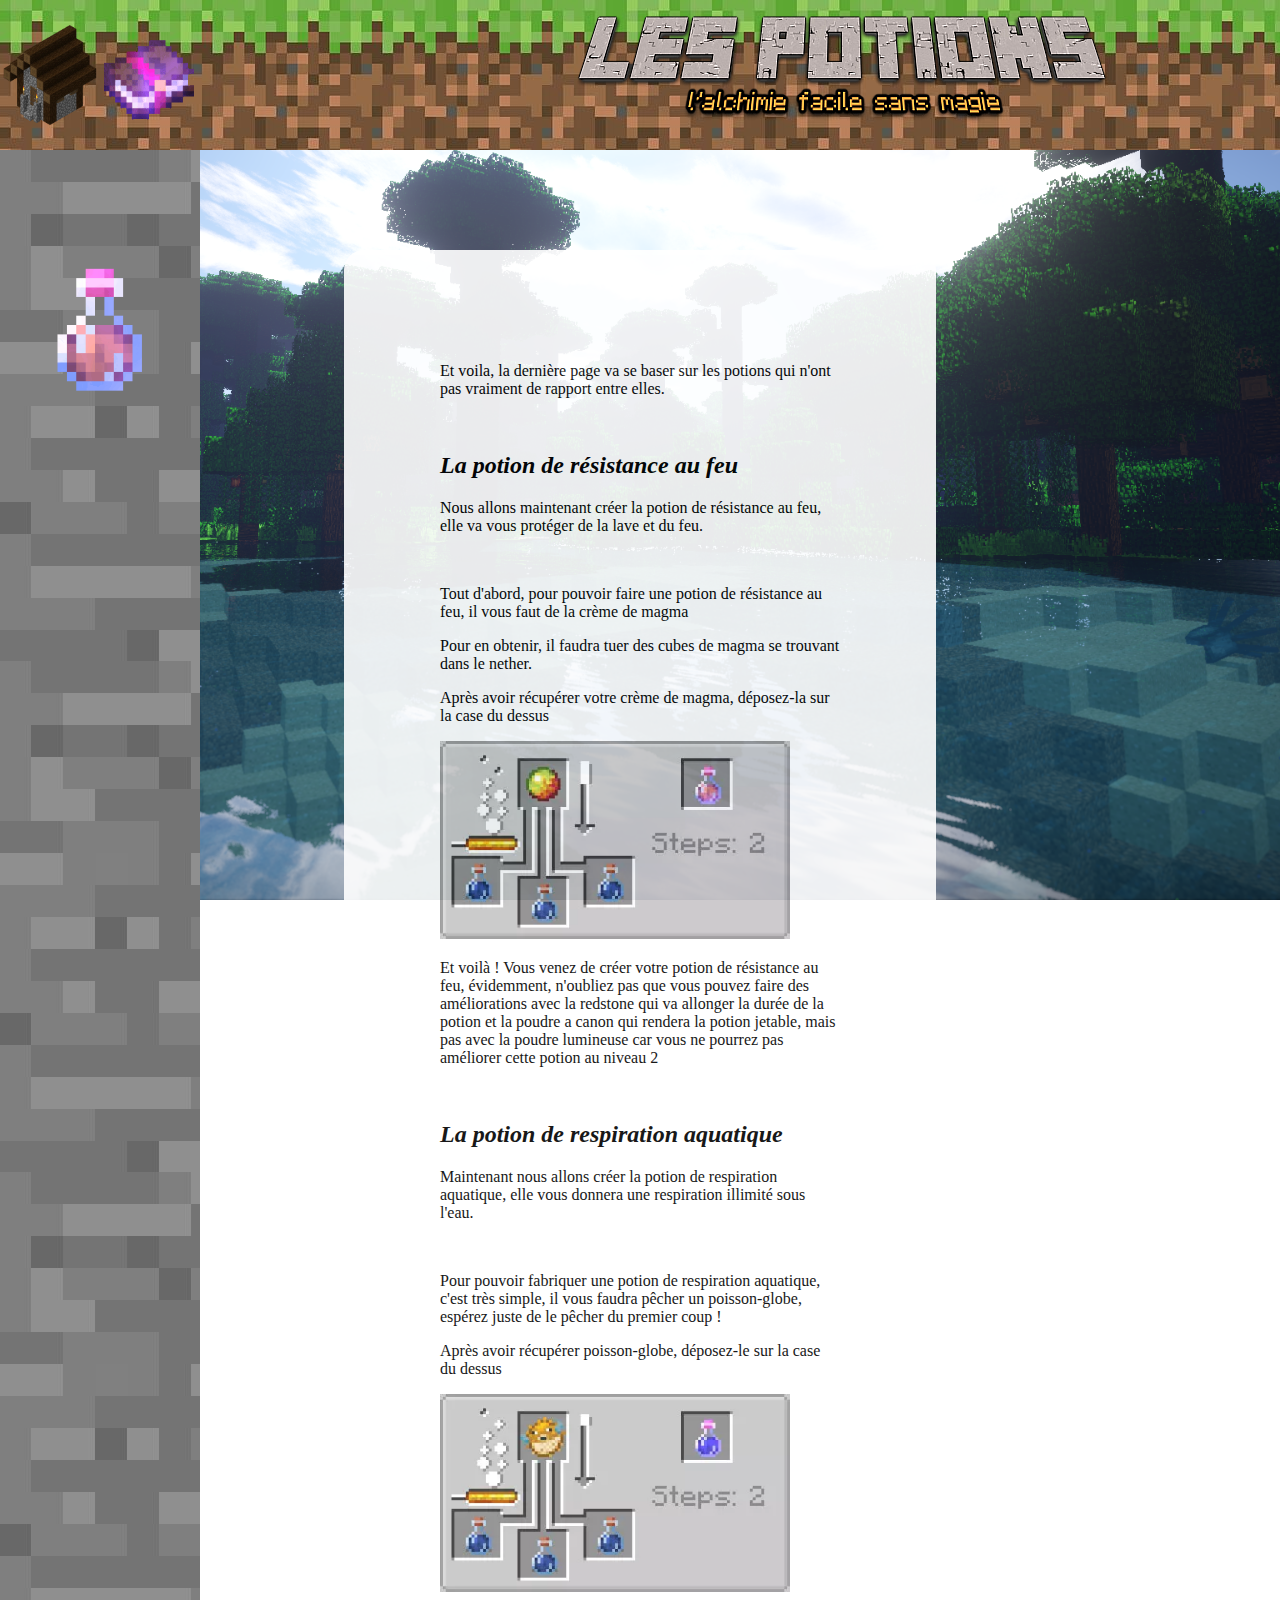
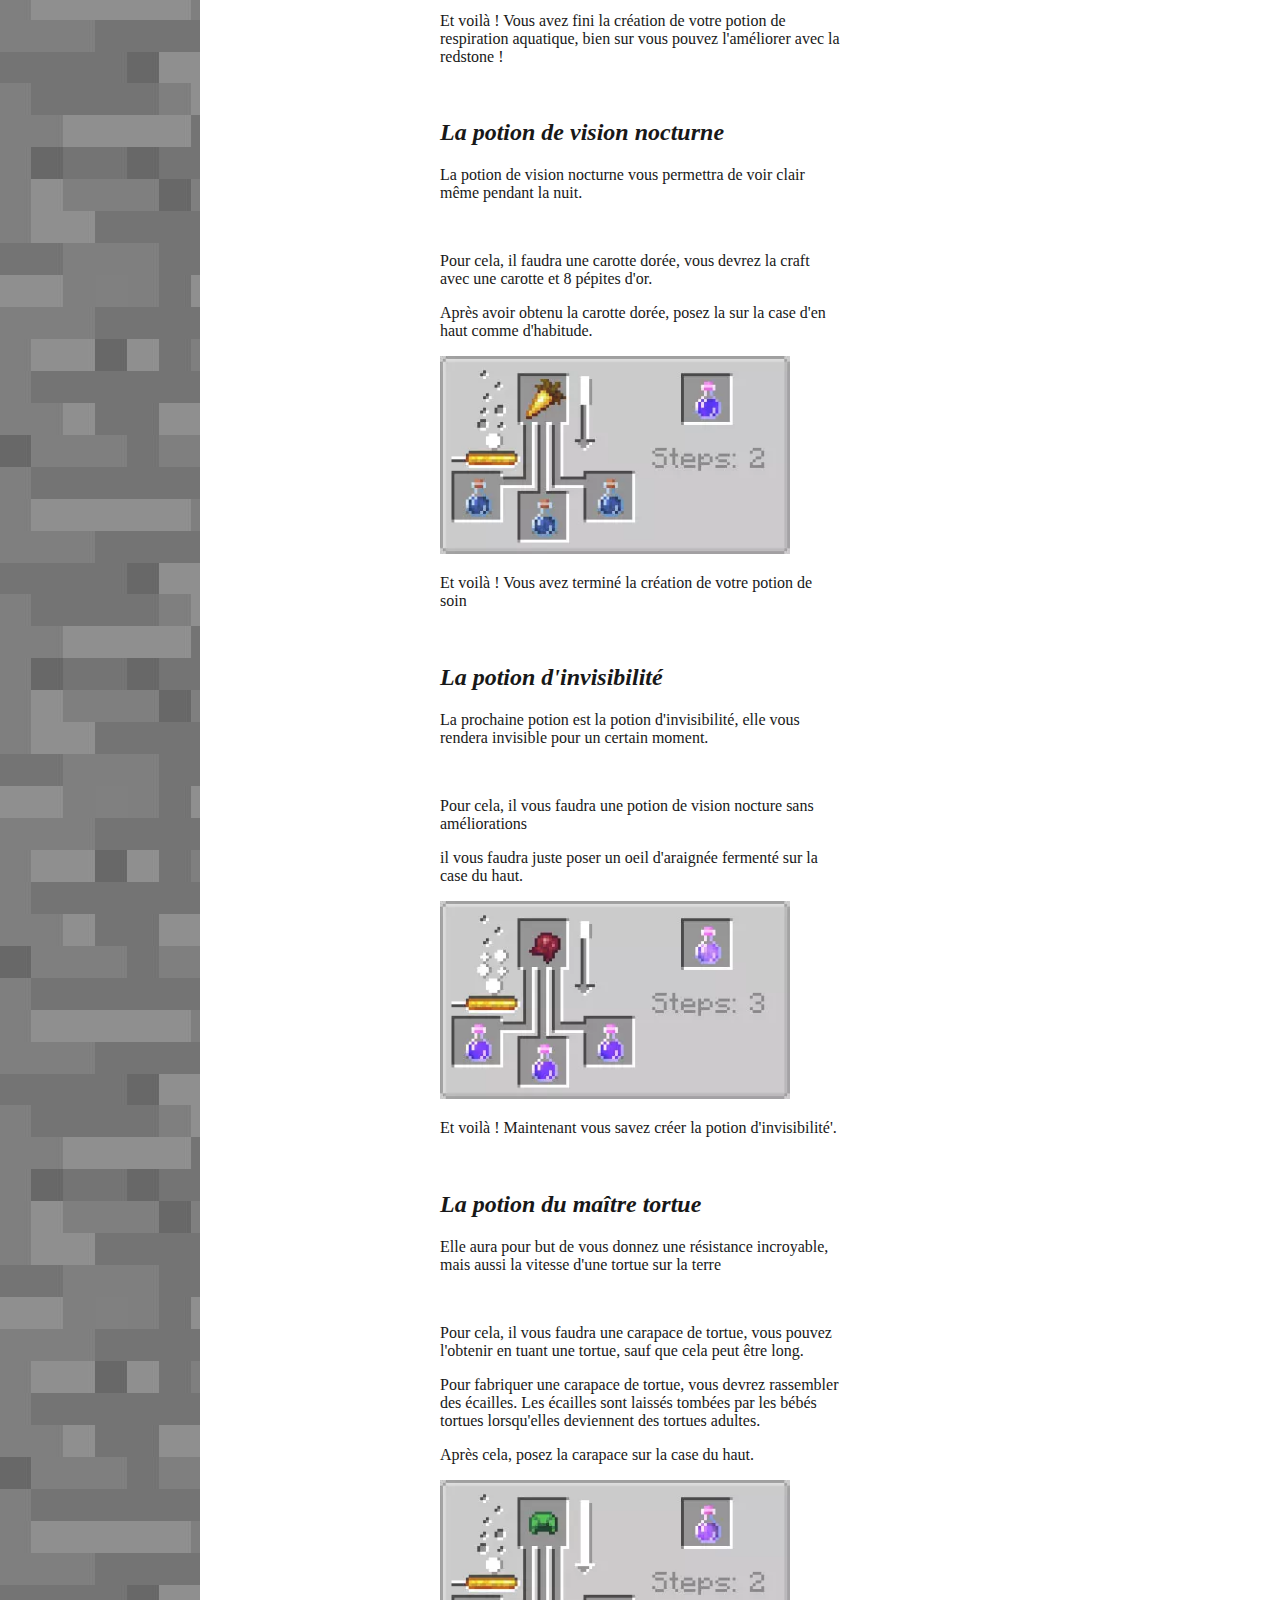
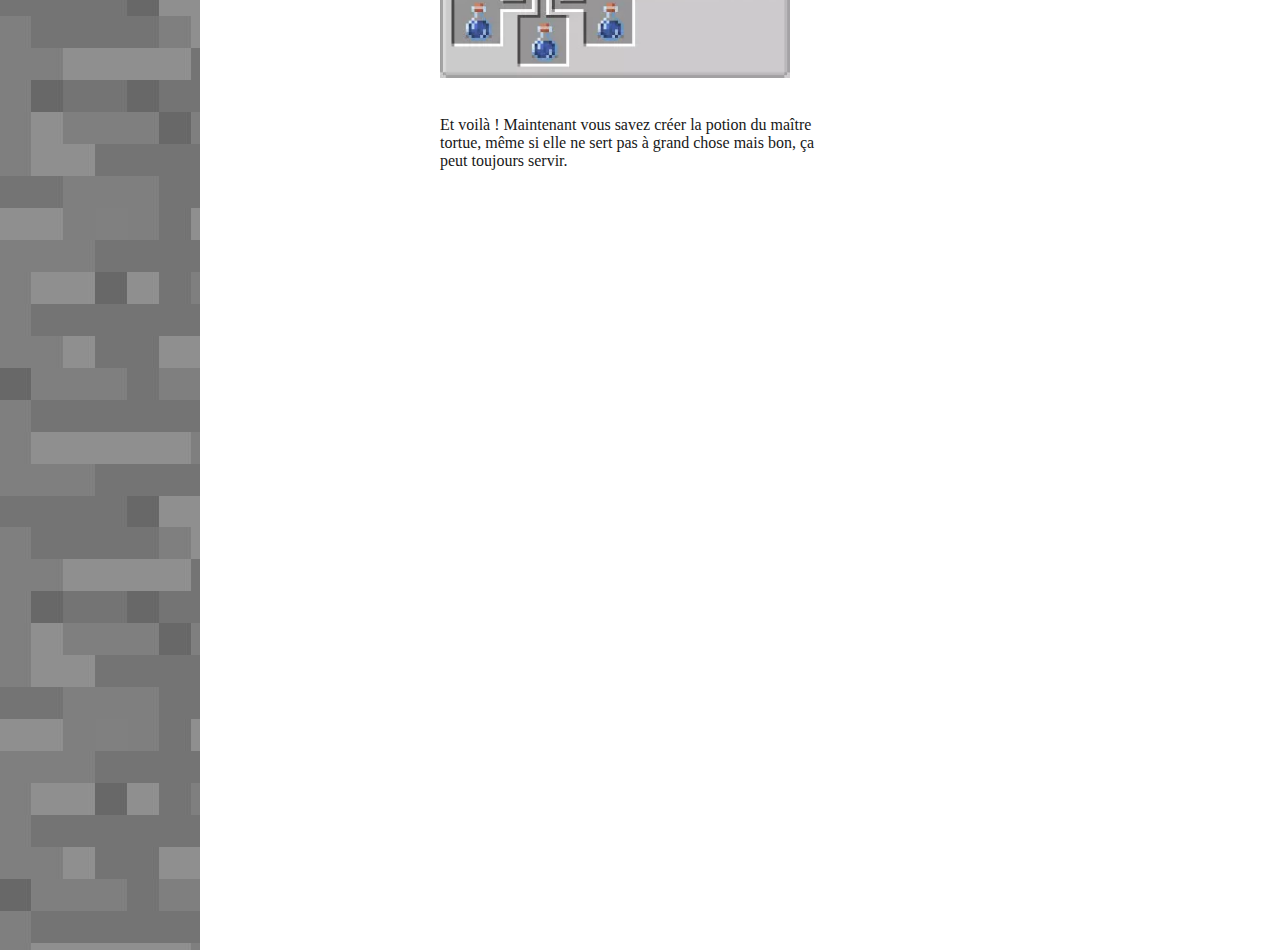
<file: potions/potions4.html>
<!DOCTYPE html>
<html lang="en">
<head>
    <meta charset="UTF-8">
    <meta name="viewport" content="width=device-width, initial-scale=1.0">
    <meta http-equiv="X-UA-Compatible" content="ie=edge">
    <link rel="stylesheet" type="text/css" href="potions4.css">
    <link rel="shortcut icon" type="image/png" href="../images/bloc.png"/>
    <title>Minecraft | Les Potions</title>
</head>
<body>
    <div class="baretop">
        <a href="../acceuil/index.html"><img id="a" src="../images/acceuil.webp"></a>
        <a href="../enchantement/enchantements.html"><img id="e" src="../images/Livre_enchant.jpg"></a>
        <a id="p"><img src="../images/pot.png"></a>
    </div>
    <div id="background">
        <a href="potions.html"><img class="popo" src="imgpotions/potions4.webp"></a>
    </div>
    <div id="body">
    <p>Et voila, la dernière page va se baser sur les potions qui n'ont pas vraiment de rapport entre elles.</p>
<br>
    <h2>La potion de résistance au feu</h2>
        <p>Nous allons maintenant créer la potion de résistance au feu, elle va vous protéger de la lave et du feu.</p>
<br>
        <p>Tout d'abord, pour pouvoir faire une potion de résistance au feu, il vous faut de la crème de magma</p>
        <p>Pour en obtenir, il faudra tuer des cubes de magma se trouvant dans le nether.</p>
        <p>Après avoir récupérer votre crème de magma, déposez-la sur la case du dessus</p>
            <img src="imgpotions/rdf.webp" width="350">
<br>
        <p>Et voilà ! Vous venez de créer votre potion de résistance au feu, évidemment, n'oubliez pas que vous pouvez faire des améliorations avec la redstone qui va allonger la durée de la potion et la poudre a canon qui rendera la potion jetable, mais pas avec la poudre lumineuse car vous ne pourrez pas améliorer cette potion au niveau 2</p>
<br>
    <h2>La potion de respiration aquatique</h2>
            <p>Maintenant nous allons créer la potion de respiration aquatique, elle vous donnera une respiration illimité sous l'eau.</p>
<br>
            <p>Pour pouvoir fabriquer une potion de respiration aquatique, c'est très simple, il vous faudra pêcher un poisson-globe, espérez juste de le pêcher du premier coup !</p>
            <p>Après avoir récupérer poisson-globe, déposez-le sur la case du dessus</p>
                <img src="imgpotions/apnea.webp" width="350">
            <p>Et voilà ! Vous avez fini la création de votre potion de respiration aquatique, bien sur vous pouvez l'améliorer avec la redstone !</p>
<br>
    <h2>La potion de vision nocturne</h2>
        <p>La potion de vision nocturne vous permettra de voir clair même pendant la nuit.</p>
<br>
        <p>Pour cela, il faudra une carotte dorée, vous devrez la craft avec une carotte et 8 pépites d'or.</p>
        <p>Après avoir obtenu la carotte dorée, posez la sur la case d'en haut comme d'habitude.</p>
            <img src="imgpotions/nocturne.webp" width="350">
<br>
        <p>Et voilà ! Vous avez terminé la création de votre potion de soin</p>
<br>
    <h2>La potion d'invisibilité</h2>
        <p>La prochaine potion est la potion d'invisibilité, elle vous rendera invisible pour un certain moment.</p>
<br>
        <p>Pour cela, il vous faudra une potion de vision nocture sans améliorations</p>
        <p>il vous faudra juste poser un oeil d'araignée fermenté sur la case du haut.</p>
            <img src="imgpotions/invsbl.webp" width="350">
        <p>Et voilà ! Maintenant vous savez créer la potion d'invisibilité'.</p>
<br>
    <h2>La potion du maître tortue</h2>
        <p>Elle aura pour but de vous donnez une résistance incroyable, mais aussi la vitesse d'une tortue sur la terre</p>
<br>
        <p>Pour cela, il vous faudra une carapace de tortue, vous pouvez l'obtenir en tuant une tortue, sauf que cela peut être long.</p>
        <p>Pour fabriquer une carapace de tortue, vous devrez rassembler des écailles. Les écailles sont laissés tombées par les bébés tortues lorsqu'elles deviennent des tortues adultes.</p>
        <p>Après cela, posez la carapace sur la case du haut.</p>
            <img src="imgpotions/tortue.webp" width="350">
<br>
<br>
        <p>Et voilà ! Maintenant vous savez créer la potion du maître tortue, même si elle ne sert pas à grand chose mais bon, ça peut toujours servir.</p>
</div>
</body>
</html>
</file>
<file: style.css>
body {
background: url(images/mc.png) no-repeat center fixed;
-webkit-background-size: cover; 
  background-size: cover;


}
</file>
<file: acceuil/style.css>
body {
  background: url(../images/mc.png) no-repeat center fixed;
  -webkit-background-size: cover; 
  background-size: cover;
  padding: 0;
  margin: 0;
  cursor: url('../images/sword.cur'), pointer;
}

.header {
  padding: 10px;
  text-align: center;
  background: url(../images/header.png) repeat-x top;
  
}

#headerlivre {
  padding: 10px;
  padding-top: 35px;
  padding-bottom: 36px;
  border: solid 4px grey;
  text-align: center;
  width: 100px;
  position: absolute;
  right: 124px;
  top: 0px;
  border-top: 0px;
}

#headerpotion {
  padding: 10px;
  padding-top: 35px;
  padding-bottom: 36px;
  border: solid 4px grey;
  text-align: center;
  width: 100px;
  position: absolute;
  right: 0px;
  top: 0px;
  border-top: 0px;
}

#body {
   padding: 7%;
   padding-bottom: 20%;
   margin-left: auto;
   margin-right: auto;
   background-color: white;
   opacity: 0.8;
   border-radius: 20px;
   text-align: justify;
   position: absolute;
   left: 200px;
   right: 200px;
   top: 300px;
   font-size: 20px;
}

#body::selection {
 background-color: lightgreen;
}

#en {
  float: left;
  position: absolute;
  left: 310px;
  top: 670px;
  min-width: 7em;
  width: 550px;
  
}

#livre {
  float: left;
  position: absolute;
  left: 500px;
  top: 750px;
  width: 140px;
}

#livre:hover {
  border: solid 2px  rgb(174, 0, 255);
  border-radius: 20px;
}

#pot {
  float: right;
  position: absolute;
  right: 380px;
  top: 670px;
  min-width: 7em;
  width: 330px;
}

#potion {
  float: right;
  position: absolute;
  right: 470px;
  top: 740px;
  min-width: 7em;
  width: 160px;
}

#potion:hover {
  border: solid 2px cyan;
  border-radius: 15px;
}

#roche {
  background-image: url(../images/roche.png);
  width: 127px;
  height: 110%;
  position: absolute;
  left: 0px;
  top: 173px;
}

#roche2 {
    background-image: url(../images/roche.png);
    width: 127px;
    height: 110%;
    position: absolute;
    right: 0px;
    top: 173px;
    
}

#contactus {
  color: black;
  position: absolute;
  right: 0px;
  top: 500px;
  height: 600px;
  width: 120px;
  padding: 2px;
  font-size: 120%;
  text-align: center;
  font-family: Comic Sans MS;
  
}

h2 {
  font-size: 75%;
}

#logo {
  width: 80px;
}

#contact {
  border: solid 2px black;
}

img{
  cursor: url('../images/pickaxe.cur'), pointer;
}

a:link{
  cursor:  pointer;
}
</file>
<file: potions/potions.css>
body {
  background: url(../images/mc.png) no-repeat center fixed;
  -webkit-background-size: cover; 
  background-size: cover;
  margin: 0%;
  cursor: url('sword.cur'), pointer;
}

.baretop{
  background-image: url(../images/blocterre.jpg);
  padding: top;
  width : 1680px;
  height : 150px;
}

#a{
  margin-top: 1.5%;
  width: 100px;
  height :100px;
}

#e{
  width: 90px;
  height : 90px;
}

#p {
  padding-left: 375px;
}

#background{
  background-image: url(../images/roche.png);
  width: 200px;
  height: 2500px;
  float: left;
}
.ep{
  padding-top: 10px;
  padding-left: 20px;
  width: 150px;
  height: 150px;
}

#body {
  margin-top: 100px;
  padding: 7.5%;
  margin-left: auto;
  margin-right: auto;
  width: 400px;
  background-color: white;
  opacity: 0.9;
  border-radius: 20px;
  text-align: center justify top;
  
}

p {
  font-family: 'Noto Sans';

}

li {
font-family: 'Noto Sans';

}

img{
  cursor: url('pickaxe.cur'), pointer;
}
a:link{
  cursor:  pointer;
}

.px{
  width: 150px;
  height: 150px; 
  padding-left: 20px;
}
.popo{
padding-top: 100px;
  padding-left: 20px;
  width: 150px;
  height: 150px; 
}
</file>
<file: potions/potions2.css>
body {
    background: url(../images/mc.png) no-repeat center fixed;
    -webkit-background-size: cover; 
    background-size: cover;
    margin: 0%;
    cursor: url('sword.cur'), pointer;
  }
  
  .baretop{
    background-image: url(../images/blocterre.jpg);
    padding: top;
    width : 1680px;
    height : 150px;
  }
  
  #a{
    margin-top: 1.5%;
    width: 100px;
    height :100px;
  }
  
  #e{
    width: 90px;
    height : 90px;
  }
  
  #p {
    padding-left: 375px;
  }
  
  #background{
    background-image: url(../images/roche.png);
    width: 200px;
    height: 5100px;
    float: left;
  }
  .ep{
    padding-top: 10px;
    padding-left: 20px;
    width: 150px;
    height: 150px;
  }
  
  #body {
    margin-top: 100px;
    padding: 7.5%;
    margin-left: auto;
    margin-right: auto;
    width: 400px;
    background-color: white;
    opacity: 0.9;
    border-radius: 20px;
    text-align: center justify top;
    
  }
  
  p {
    font-family: 'Noto Sans';
  
  }
  
  li {
  font-family: 'Noto Sans';
  
  }
  
  img{
    cursor: url('pickaxe.cur'), pointer;
  }
  a:link{
    cursor:  pointer;
  }

.popo{
    padding-top: 100px;
    padding-left: 20px;
    width: 150px;
    height: 150px; 
}

h2{
  font-style: italic;
}
</file>
<file: potions/potions3.css>
body {
    background: url(../images/mc.png) no-repeat center fixed;
    -webkit-background-size: cover; 
    background-size: cover;
    margin: 0%;
    cursor: url('sword.cur'), pointer;
  }
  
  .baretop{
    background-image: url(../images/blocterre.jpg);
    padding: top;
    width : 1680px;
    height : 150px;
  }
  
  #a{
    margin-top: 1.5%;
    width: 100px;
    height :100px;
  }
  
  #e{
    width: 90px;
    height : 90px;
  }
  
  #p {
    padding-left: 375px;
  }
  
  #background{
    background-image: url(../images/roche.png);
    width: 200px;
    height: 5100px;
    float: left;
  }
  .ep{
    padding-top: 10px;
    padding-left: 20px;
    width: 150px;
    height: 150px;
  }
  
  #body {
    margin-top: 100px;
    padding: 7.5%;
    margin-left: auto;
    margin-right: auto;
    width: 400px;
    background-color: white;
    opacity: 0.9;
    border-radius: 20px;
    text-align: center justify top;
    
  }
  
  p {
    font-family: 'Noto Sans';
  
  }
  
  li {
  font-family: 'Noto Sans';
  
  }
  
  img{
    cursor: url('pickaxe.cur'), pointer;
  }
  a:link{
    cursor:  pointer;
  }

.popo{
    padding-top: 100px;
    padding-left: 20px;
    width: 150px;
    height: 150px; 
}

h2{
  font-style: italic;
}
</file>
<file: potions/potions4.css>
body {
    background: url(../images/mc.png) no-repeat center fixed;
    -webkit-background-size: cover; 
    background-size: cover;
    margin: 0%;
    cursor: url('sword.cur'), pointer;
  }
  
  .baretop{
    background-image: url(../images/blocterre.jpg);
    padding: top;
    width : 1680px;
    height : 150px;
  }
  
  #a{
    margin-top: 1.5%;
    width: 100px;
    height :100px;
  }
  
  #e{
    width: 90px;
    height : 90px;
  }
  
  #p {
    padding-left: 375px;
  }
  
  #background{
    background-image: url(../images/roche.png);
    width: 200px;
    height: 4000px;
    float: left;
  }
  .ep{
    padding-top: 10px;
    padding-left: 20px;
    width: 150px;
    height: 150px;
  }
  
  #body {
    margin-top: 100px;
    padding: 7.5%;
    margin-left: auto;
    margin-right: auto;
    width: 400px;
    background-color: white;
    opacity: 0.9;
    border-radius: 20px;
    text-align: center justify top;
    
  }
  
  p {
    font-family: 'Noto Sans';
  
  }
  
  li {
  font-family: 'Noto Sans';
  
  }
  
  img{
    cursor: url('pickaxe.cur'), pointer;
  }
  a:link{
    cursor:  pointer;
  }

.popo{
    padding-top: 100px;
    padding-left: 20px;
    width: 150px;
    height: 150px; 
}

h2{
  font-style: italic;
}
</file>
